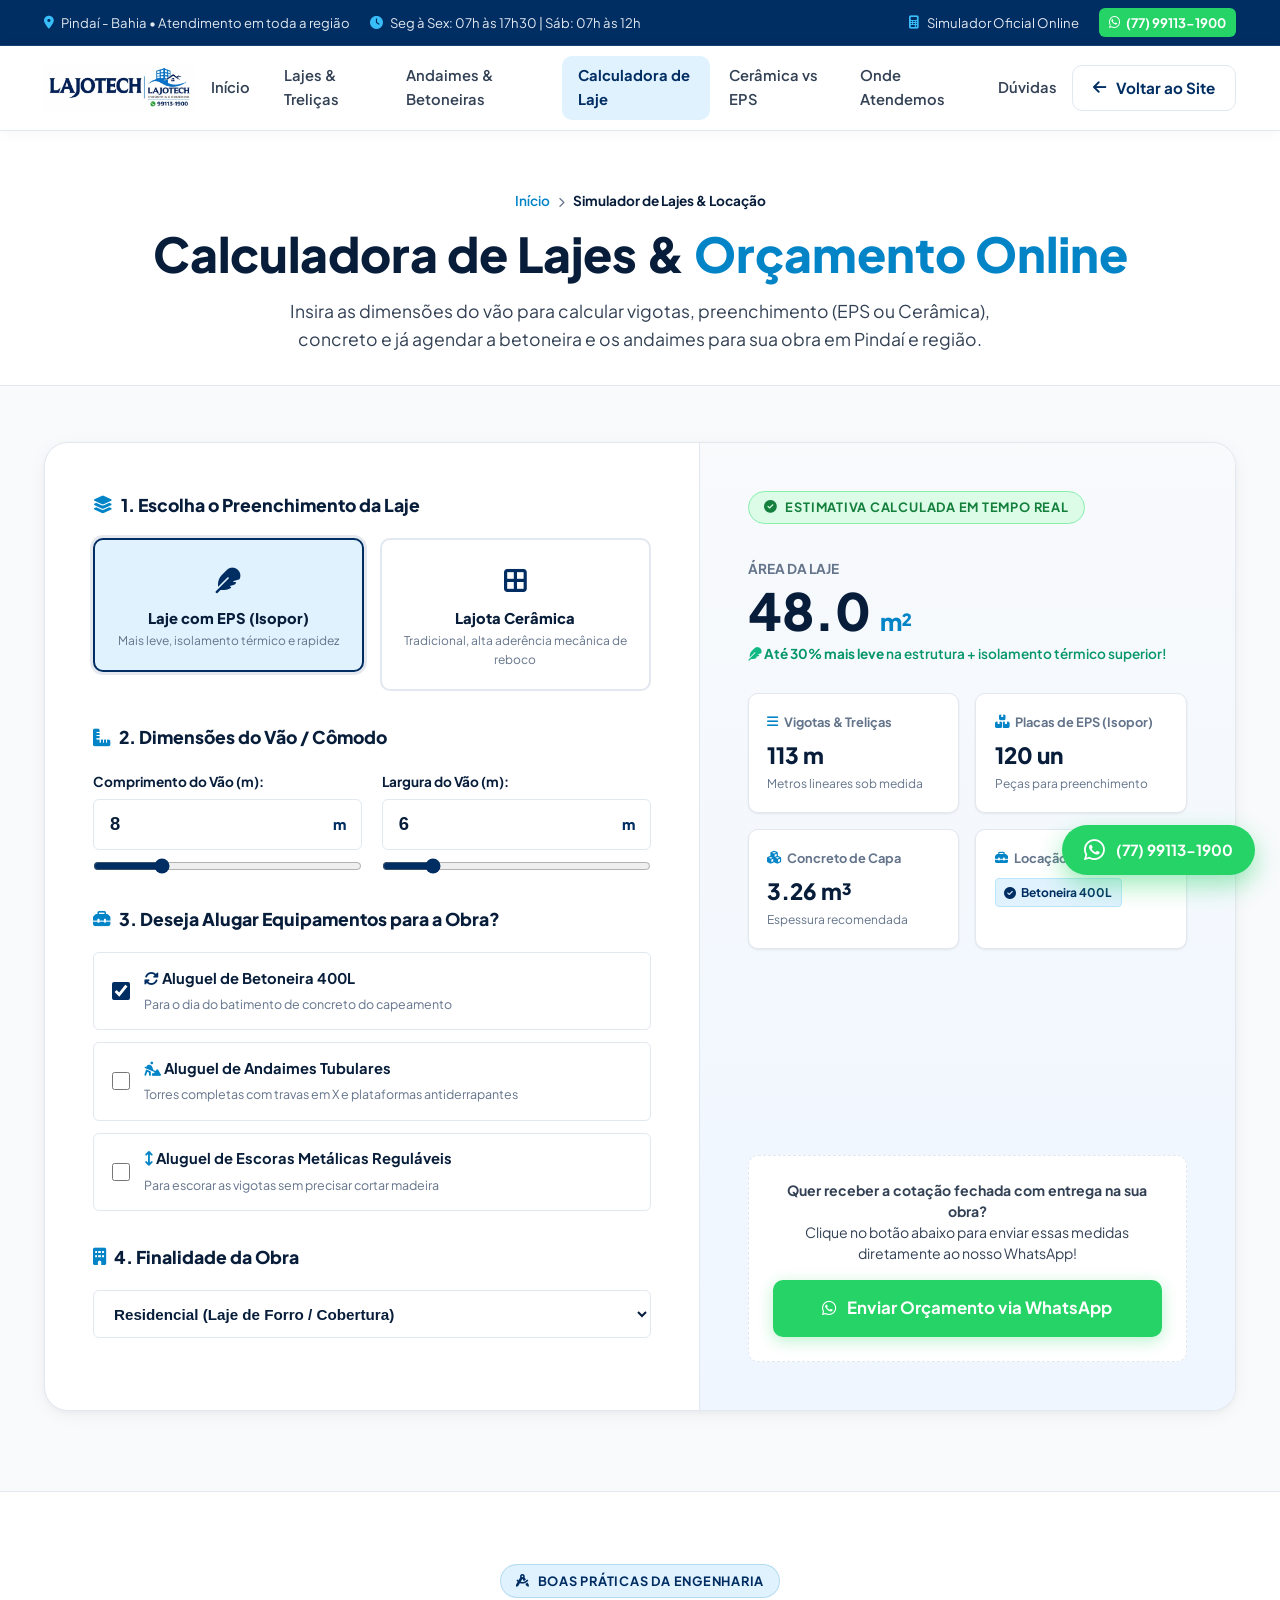
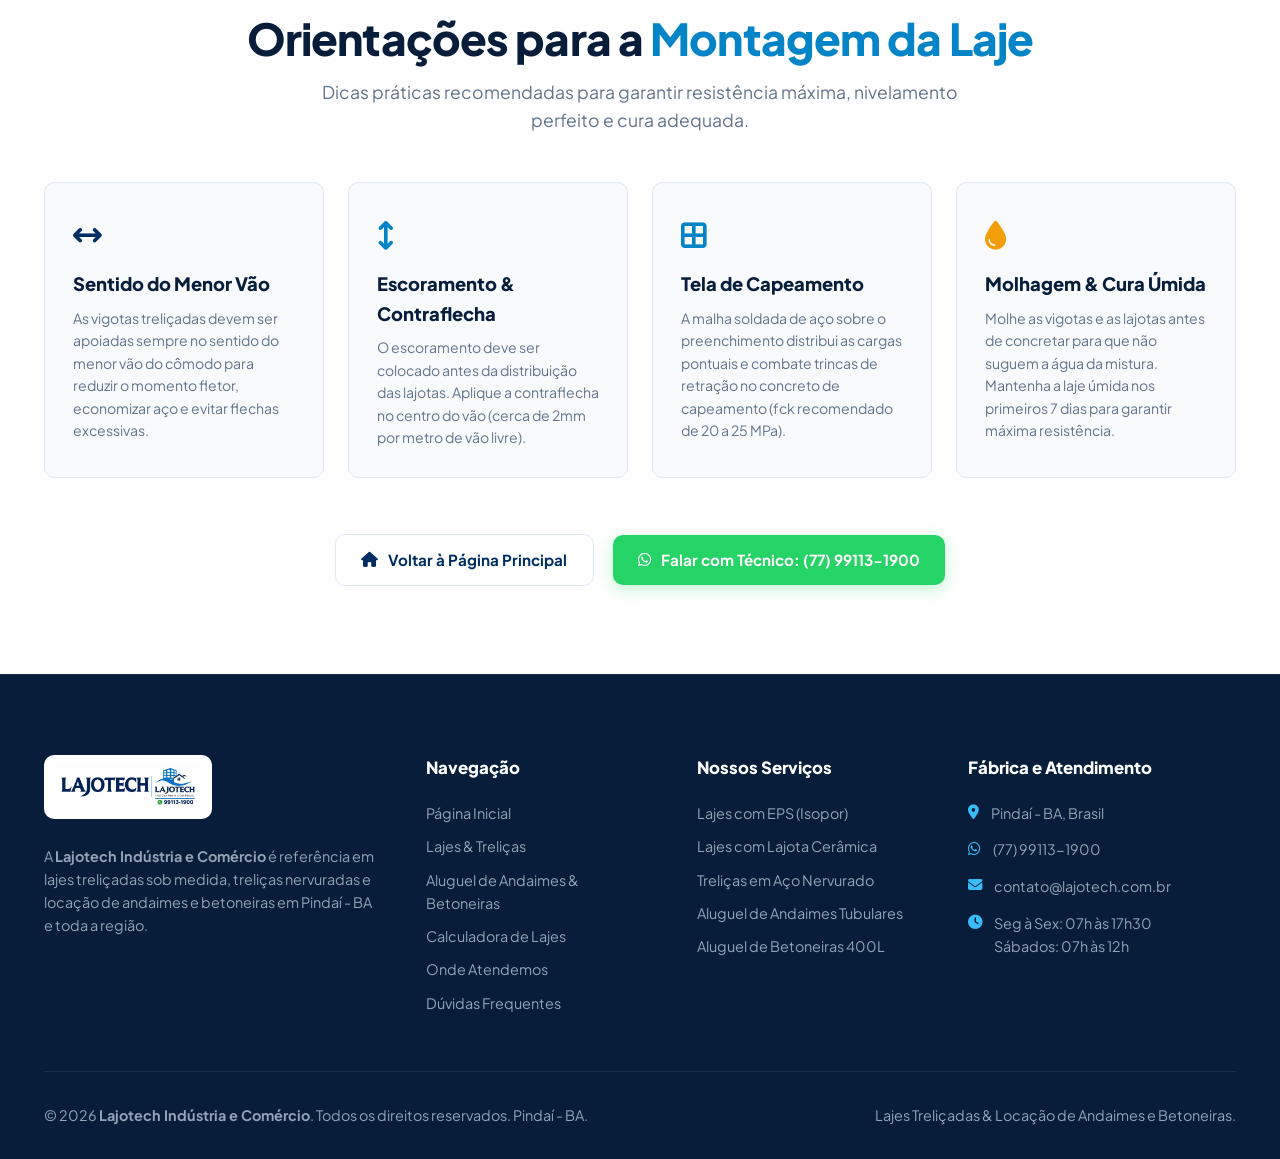
<file: calcular.html>
<!DOCTYPE html>
<html lang="pt-BR">
<head>
  <meta charset="UTF-8">
  <meta name="viewport" content="width=device-width, initial-scale=1.0">
  <title>Calculadora de Lajes & Orçamento Online | Lajotech Pindaí - BA</title>
  
  <!-- Meta SEO -->
  <meta name="description" content="Simule gratuitamente a quantidade de vigotas treliçadas, lajotas cerâmicas, placas de EPS (isopor), volume de concreto e aluguel de betoneiras e andaimes para sua obra em Pindaí - BA. WhatsApp: (77) 99113-1900.">
  <meta name="keywords" content="calcular laje, simulador de laje, laje treliçada cálculo, laje eps isopor, vigotas treliçadas, Lajotech Pindaí, aluguel betoneira Pindaí">
  <meta name="author" content="Lajotech Indústria e Comércio">

  <!-- Google Fonts: Plus Jakarta Sans -->
  <link rel="preconnect" href="https://fonts.googleapis.com">
  <link rel="preconnect" href="https://fonts.gstatic.com" crossorigin>
  <link href="https://fonts.googleapis.com/css2?family=Plus+Jakarta+Sans:wght@400;500;600;700;800;900&display=swap" rel="stylesheet">

  <!-- Font Awesome Icons -->
  <link rel="stylesheet" href="https://cdnjs.cloudflare.com/ajax/libs/font-awesome/6.5.1/css/all.min.css">

  <!-- Estilos Customizados (Visual Clean & Corporativo) -->
  <link rel="stylesheet" href="assets/css/style.css">
</head>
<body style="background-color: var(--bg-page);">

  <!-- ==========================================================================
       BARRA DE TOPO
       ========================================================================== -->
  <div class="topbar">
    <div class="container topbar-content">
      <div class="topbar-info">
        <div class="topbar-item">
          <i class="fa-solid fa-location-dot"></i>
          <span>Pindaí - Bahia • Atendimento em toda a região</span>
        </div>
        <div class="topbar-item">
          <i class="fa-solid fa-clock"></i>
          <span>Seg à Sex: 07h às 17h30 | Sáb: 07h às 12h</span>
        </div>
      </div>
      <div class="topbar-info">
        <div class="topbar-item">
          <i class="fa-solid fa-calculator"></i>
          <span>Simulador Oficial Online</span>
        </div>
        <a href="https://wa.me/5577991131900" target="_blank" rel="noopener" class="topbar-phone">
          <i class="fa-brands fa-whatsapp"></i>
          <span>(77) 99113-1900</span>
        </a>
      </div>
    </div>
  </div>

  <!-- ==========================================================================
       CABEÇALHO
       ========================================================================== -->
  <header class="header">
    <div class="container navbar">
      <a href="index.html" class="logo-link">
        <img src="assets/images/logo.jpg" alt="Lajotech Indústria e Comércio" class="logo-img">
      </a>

      <ul class="nav-links" id="navLinks">
        <li><a href="index.html" class="nav-link">Início</a></li>
        <li><a href="index.html#lajes" class="nav-link">Lajes & Treliças</a></li>
        <li><a href="index.html#locacao" class="nav-link">Andaimes & Betoneiras</a></li>
        <li><a href="calcular.html" class="nav-link active">Calculadora de Laje</a></li>
        <li><a href="index.html#comparativo" class="nav-link">Cerâmica vs EPS</a></li>
        <li><a href="index.html#regiao" class="nav-link">Onde Atendemos</a></li>
        <li><a href="index.html#faq" class="nav-link">Dúvidas</a></li>
      </ul>

      <div class="header-cta">
        <a href="index.html" class="btn btn-outline" style="padding: 0.6rem 1.25rem;">
          <i class="fa-solid fa-arrow-left"></i>
          <span>Voltar ao Site</span>
        </a>
        <button class="menu-toggle" id="menuToggle" aria-label="Abrir Menu">
          <i class="fa-solid fa-bars"></i>
        </button>
      </div>
    </div>
  </header>

  <main>
    <!-- ==========================================================================
         HERO DA PÁGINA DE CÁLCULO (CLEAN)
         ========================================================================== -->
    <section style="padding: 3.5rem 0 2rem 0; text-align: center; background: #FFFFFF; border-bottom: 1px solid var(--border-subtle);">
      <div class="container">
        <div style="display: inline-flex; align-items: center; gap: 0.5rem; font-size: 0.85rem; color: var(--text-muted); margin-bottom: 0.85rem;">
          <a href="index.html" style="color: var(--brand-blue); font-weight: 600;">Início</a>
          <span><i class="fa-solid fa-chevron-right" style="font-size: 0.65rem;"></i></span>
          <span style="color: var(--brand-navy-dark); font-weight: 700;">Simulador de Lajes & Locação</span>
        </div>

        <h1 style="font-size: clamp(2.2rem, 3.8vw, 3rem); font-weight: 900; line-height: 1.2; color: var(--brand-navy-dark); margin-bottom: 0.85rem;">
          Calculadora de Lajes & <span style="color: var(--brand-blue);">Orçamento Online</span>
        </h1>
        <p style="font-size: 1.1rem; color: var(--text-body); max-width: 720px; margin: 0 auto; line-height: 1.6;">
          Insira as dimensões do vão para calcular vigotas, preenchimento (EPS ou Cerâmica), concreto e já agendar a betoneira e os andaimes para sua obra em Pindaí e região.
        </p>
      </div>
    </section>

    <!-- ==========================================================================
         SIMULADOR / CALCULADORA INTERATIVA (CLEAN DESIGN)
         ========================================================================== -->
    <section style="padding: 3.5rem 0 5rem 0;">
      <div class="container">
        <div class="calc-wrapper-clean">
          <!-- Coluna 1: Entradas do Usuário -->
          <div class="calc-inputs-clean">
            <div class="calc-group-title">
              <i class="fa-solid fa-layer-group"></i>
              <span>1. Escolha o Preenchimento da Laje</span>
            </div>

            <div class="type-selector-grid">
              <label class="type-card-radio">
                <input type="radio" name="slabType" value="eps" checked>
                <div class="type-card-box-clean">
                  <div class="type-icon"><i class="fa-solid fa-feather"></i></div>
                  <h4>Laje com EPS (Isopor)</h4>
                  <p>Mais leve, isolamento térmico e rapidez</p>
                </div>
              </label>

              <label class="type-card-radio">
                <input type="radio" name="slabType" value="ceramica">
                <div class="type-card-box-clean">
                  <div class="type-icon"><i class="fa-solid fa-border-all"></i></div>
                  <h4>Lajota Cerâmica</h4>
                  <p>Tradicional, alta aderência mecânica de reboco</p>
                </div>
              </label>
            </div>

            <div class="calc-group-title">
              <i class="fa-solid fa-ruler-combined"></i>
              <span>2. Dimensões do Vão / Cômodo</span>
            </div>

            <div class="calc-fields-row">
              <div class="form-field">
                <label for="calcLength">Comprimento do Vão (m):</label>
                <div class="input-with-unit-clean">
                  <input type="number" id="calcLength" value="8" min="1" max="50" step="0.5">
                  <span class="unit">m</span>
                </div>
                <input type="range" class="quick-slider" id="sliderLength" min="1" max="30" value="8" step="0.5">
              </div>

              <div class="form-field">
                <label for="calcWidth">Largura do Vão (m):</label>
                <div class="input-with-unit-clean">
                  <input type="number" id="calcWidth" value="6" min="1" max="50" step="0.5">
                  <span class="unit">m</span>
                </div>
                <input type="range" class="quick-slider" id="sliderWidth" min="1" max="30" value="6" step="0.5">
              </div>
            </div>

            <div class="calc-group-title">
              <i class="fa-solid fa-toolbox"></i>
              <span>3. Deseja Alugar Equipamentos para a Obra?</span>
            </div>

            <div class="calc-checkbox-group">
              <label class="calc-checkbox-label-clean">
                <input type="checkbox" id="checkBetoneira" checked>
                <div class="calc-checkbox-text">
                  <strong><i class="fa-solid fa-rotate" style="color: var(--brand-navy);"></i> Aluguel de Betoneira 400L</strong>
                  <span>Para o dia do batimento de concreto do capeamento</span>
                </div>
              </label>

              <label class="calc-checkbox-label-clean">
                <input type="checkbox" id="checkAndaime">
                <div class="calc-checkbox-text">
                  <strong><i class="fa-solid fa-person-digging" style="color: var(--brand-blue);"></i> Aluguel de Andaimes Tubulares</strong>
                  <span>Torres completas com travas em X e plataformas antiderrapantes</span>
                </div>
              </label>

              <label class="calc-checkbox-label-clean">
                <input type="checkbox" id="checkEscora">
                <div class="calc-checkbox-text">
                  <strong><i class="fa-solid fa-arrows-up-down" style="color: #0284C7;"></i> Aluguel de Escoras Metálicas Reguláveis</strong>
                  <span>Para escorar as vigotas sem precisar cortar madeira</span>
                </div>
              </label>
            </div>

            <div class="calc-group-title">
              <i class="fa-solid fa-building"></i>
              <span>4. Finalidade da Obra</span>
            </div>

            <div style="margin-bottom: 1.5rem;">
              <select id="calcUsage" class="usage-select-clean">
                <option value="residencial" selected>Residencial (Laje de Forro / Cobertura)</option>
                <option value="piso">Residencial (Laje de Piso / 1º Andar com circulação)</option>
                <option value="garagem">Garagem / Tráfego de Veículos Leves</option>
                <option value="comercial">Comercial / Depósito (Carga Pesada)</option>
              </select>
            </div>
          </div>

          <!-- Coluna 2: Resultados Estimados em Tempo Real -->
          <div class="calc-results-clean">
            <div>
              <span class="section-tag" style="background: #DCFCE7; color: #15803D; border-color: #86EFAC;">
                <i class="fa-solid fa-circle-check"></i> Estimativa Calculada em Tempo Real
              </span>

              <div style="margin: 1.25rem 0 1.75rem 0;">
                <div style="font-size: 0.85rem; font-weight: 700; color: var(--text-muted); text-transform: uppercase;">Área da Laje</div>
                <div style="font-size: 3.2rem; font-weight: 900; color: var(--brand-navy-dark); line-height: 1; margin: 0.35rem 0;">
                  <span id="resArea">48.0</span> <span style="font-size: 1.5rem; color: var(--brand-blue);">m²</span>
                </div>
                <div id="resVantagem" style="font-size: 0.85rem; color: #059669; font-weight: 600; margin-top: 0.4rem;">
                  <i class="fa-solid fa-feather"></i> <strong>Até 30% mais leve</strong> na estrutura + isolamento térmico!
                </div>
              </div>

              <div class="calc-metrics-grid-clean">
                <div class="metric-box-clean">
                  <div class="metric-box-title">
                    <i class="fa-solid fa-bars" style="color: var(--brand-blue);"></i>
                    <span>Vigotas & Treliças</span>
                  </div>
                  <div class="metric-box-val" id="resVigotas">113 m</div>
                  <div class="metric-box-sub">Metros lineares sob medida</div>
                </div>

                <div class="metric-box-clean">
                  <div class="metric-box-title">
                    <i class="fa-solid fa-boxes-stacked" style="color: var(--brand-blue);"></i>
                    <span id="resLajotasLabel">Placas de EPS</span>
                  </div>
                  <div class="metric-box-val" id="resLajotas">120 un</div>
                  <div class="metric-box-sub">Peças para preenchimento</div>
                </div>

                <div class="metric-box-clean">
                  <div class="metric-box-title">
                    <i class="fa-solid fa-cubes" style="color: var(--brand-blue);"></i>
                    <span>Concreto de Capa</span>
                  </div>
                  <div class="metric-box-val" id="resConcreto">3.26 m³</div>
                  <div class="metric-box-sub">Espessura recomendada</div>
                </div>

                <div class="metric-box-clean">
                  <div class="metric-box-title">
                    <i class="fa-solid fa-toolbox" style="color: var(--brand-blue);"></i>
                    <span>Locação Inclusa</span>
                  </div>
                  <div id="resEquipamentos" style="margin-top: 0.25rem;">
                    <span class="equip-tag"><i class="fa-solid fa-circle-check"></i> Betoneira 400L</span>
                  </div>
                </div>
              </div>
            </div>

            <div style="background: #FFFFFF; border: 1.5px dashed var(--border-subtle); border-radius: var(--radius-md); padding: 1.5rem; text-align: center;">
              <p style="font-size: 0.88rem; color: var(--text-body); margin-bottom: 1rem; line-height: 1.5;">
                <strong>Quer receber a cotação fechada com entrega na sua obra?</strong><br>
                Clique no botão abaixo para enviar essas medidas diretamente ao nosso WhatsApp!
              </p>
              <a href="#" id="btnSendWhatsapp" target="_blank" rel="noopener" class="btn btn-whatsapp" style="width: 100%; font-size: 1.05rem; padding: 0.95rem;">
                <i class="fa-brands fa-whatsapp"></i>
                Enviar Orçamento via WhatsApp
              </a>
            </div>
          </div>
        </div>
      </div>
    </section>

    <!-- ==========================================================================
         INFORMAÇÕES E DICAS TÉCNICAS
         ========================================================================== -->
    <section style="padding: 4.5rem 0 5.5rem 0; background: #FFFFFF; border-top: 1px solid var(--border-subtle);">
      <div class="container">
        <div class="text-center" style="margin-bottom: 3rem;">
          <span class="section-tag"><i class="fa-solid fa-compass-drafting"></i> Boas Práticas da Engenharia</span>
          <h2 class="section-title">Orientações para a <span class="highlight">Montagem da Laje</span></h2>
          <p class="section-subtitle">
            Dicas práticas recomendadas para garantir resistência máxima, nivelamento perfeito e cura adequada.
          </p>
        </div>

        <div style="display: grid; grid-template-columns: repeat(auto-fit, minmax(280px, 1fr)); gap: 1.5rem;">
          <div style="background: var(--bg-page); border: 1px solid var(--border-subtle); border-radius: var(--radius-md); padding: 1.75rem;">
            <div style="font-size: 1.8rem; color: var(--brand-navy); margin-bottom: 0.75rem;"><i class="fa-solid fa-arrows-left-right"></i></div>
            <h3 style="font-size: 1.15rem; font-weight: 800; color: var(--brand-navy-dark); margin-bottom: 0.5rem;">Sentido do Menor Vão</h3>
            <p style="font-size: 0.88rem; color: var(--text-muted); line-height: 1.6;">
              As vigotas treliçadas devem ser apoiadas sempre no sentido do menor vão do cômodo para reduzir o momento fletor, economizar aço e evitar flechas excessivas.
            </p>
          </div>

          <div style="background: var(--bg-page); border: 1px solid var(--border-subtle); border-radius: var(--radius-md); padding: 1.75rem;">
            <div style="font-size: 1.8rem; color: var(--brand-blue); margin-bottom: 0.75rem;"><i class="fa-solid fa-arrows-up-down"></i></div>
            <h3 style="font-size: 1.15rem; font-weight: 800; color: var(--brand-navy-dark); margin-bottom: 0.5rem;">Escoramento & Contraflecha</h3>
            <p style="font-size: 0.88rem; color: var(--text-muted); line-height: 1.6;">
              O escoramento deve ser colocado antes da distribuição das lajotas. Aplique a contraflecha no centro do vão (cerca de 2mm por metro de vão livre).
            </p>
          </div>

          <div style="background: var(--bg-page); border: 1px solid var(--border-subtle); border-radius: var(--radius-md); padding: 1.75rem;">
            <div style="font-size: 1.8rem; color: #0284C7; margin-bottom: 0.75rem;"><i class="fa-solid fa-border-all"></i></div>
            <h3 style="font-size: 1.15rem; font-weight: 800; color: var(--brand-navy-dark); margin-bottom: 0.5rem;">Tela de Capeamento</h3>
            <p style="font-size: 0.88rem; color: var(--text-muted); line-height: 1.6;">
              A malha soldada de aço sobre o preenchimento distribui as cargas pontuais e combate trincas de retração no concreto de capeamento (fck recomendado de 20 a 25 MPa).
            </p>
          </div>

          <div style="background: var(--bg-page); border: 1px solid var(--border-subtle); border-radius: var(--radius-md); padding: 1.75rem;">
            <div style="font-size: 1.8rem; color: #F59E0B; margin-bottom: 0.75rem;"><i class="fa-solid fa-droplet"></i></div>
            <h3 style="font-size: 1.15rem; font-weight: 800; color: var(--brand-navy-dark); margin-bottom: 0.5rem;">Molhagem & Cura Úmida</h3>
            <p style="font-size: 0.88rem; color: var(--text-muted); line-height: 1.6;">
              Molhe as vigotas e as lajotas antes de concretar para que não suguem a água da mistura. Mantenha a laje úmida nos primeiros 7 dias para garantir máxima resistência.
            </p>
          </div>
        </div>

        <div style="text-align: center; margin-top: 3.5rem;">
          <a href="index.html" class="btn btn-outline" style="margin-right: 1rem;">
            <i class="fa-solid fa-house"></i> Voltar à Página Principal
          </a>
          <a href="https://wa.me/5577991131900?text=Ol%C3%A1%20Lajotech!%20Gostaria%20de%20tirar%20d%C3%BAvidas%20t%C3%A9cnicas%20sobre%20minha%20laje." target="_blank" rel="noopener" class="btn btn-whatsapp">
            <i class="fa-brands fa-whatsapp"></i> Falar com Técnico: (77) 99113-1900
          </a>
        </div>
      </div>
    </section>
  </main>

  <!-- ==========================================================================
       RODAPÉ
       ========================================================================== -->
  <footer class="footer">
    <div class="container">
      <div class="footer-grid">
        <div class="footer-col">
          <div class="footer-logo-wrap">
            <img src="assets/images/logo.jpg" alt="Lajotech Indústria e Comércio" class="footer-logo">
          </div>
          <p style="margin-bottom: 1.25rem; line-height: 1.6;">
            A <strong>Lajotech Indústria e Comércio</strong> é referência em lajes treliçadas sob medida, treliças nervuradas e locação de andaimes e betoneiras em Pindaí - BA e toda a região.
          </p>
        </div>

        <div class="footer-col">
          <h4>Navegação</h4>
          <ul class="footer-links">
            <li><a href="index.html">Página Inicial</a></li>
            <li><a href="index.html#lajes">Lajes & Treliças</a></li>
            <li><a href="index.html#locacao">Aluguel de Andaimes & Betoneiras</a></li>
            <li><a href="calcular.html">Calculadora de Lajes</a></li>
            <li><a href="index.html#regiao">Onde Atendemos</a></li>
            <li><a href="index.html#faq">Dúvidas Frequentes</a></li>
          </ul>
        </div>

        <div class="footer-col">
          <h4>Nossos Serviços</h4>
          <ul class="footer-links">
            <li><a href="index.html#lajes">Lajes com EPS (Isopor)</a></li>
            <li><a href="index.html#lajes">Lajes com Lajota Cerâmica</a></li>
            <li><a href="index.html#lajes">Treliças em Aço Nervurado</a></li>
            <li><a href="index.html#locacao">Aluguel de Andaimes Tubulares</a></li>
            <li><a href="index.html#locacao">Aluguel de Betoneiras 400L</a></li>
          </ul>
        </div>

        <div class="footer-col">
          <h4>Fábrica e Atendimento</h4>
          <ul class="footer-contact-list">
            <li>
              <i class="fa-solid fa-location-dot"></i>
              <span>Pindaí - BA, Brasil</span>
            </li>
            <li>
              <i class="fa-brands fa-whatsapp"></i>
              <span>(77) 99113-1900</span>
            </li>
            <li>
              <i class="fa-solid fa-envelope"></i>
              <span>contato@lajotech.com.br</span>
            </li>
            <li>
              <i class="fa-solid fa-clock"></i>
              <span>Seg à Sex: 07h às 17h30<br>Sábados: 07h às 12h</span>
            </li>
          </ul>
        </div>
      </div>

      <div class="footer-bottom">
        <p>&copy; 2026 <strong>Lajotech Indústria e Comércio</strong>. Todos os direitos reservados. Pindaí - BA.</p>
        <p>Lajes Treliçadas & Locação de Andaimes e Betoneiras.</p>
      </div>
    </div>
  </footer>

  <!-- ==========================================================================
       BOTÃO FLUTUANTE DE WHATSAPP
       ========================================================================== -->
  <a href="https://wa.me/5577991131900?text=Ol%C3%A1%20Lajotech!%20Gostaria%20de%20fazer%20um%20or%C3%A7amento%20de%20laje%20ou%20aluguel%20de%20equipamentos." class="floating-whatsapp" target="_blank" rel="noopener" aria-label="Falar no WhatsApp">
    <i class="fa-brands fa-whatsapp"></i>
    <span>(77) 99113-1900</span>
  </a>

  <!-- JavaScript -->
  <script src="assets/js/main.js"></script>
</body>
</html>
</file>
<file: assets/css/style.css>
/* ==========================================================================
   LAJOTECH INDÚSTRIA E COMÉRCIO - DESIGN SYSTEM CLEAN & CORPORATIVO
   Cores da Marca: Azul Marinho Real (#002D62 / #0A2540), Azul Celeste (#0284C7),
   Verde WhatsApp (#25D366) e Fundo Branco/Cinza Claro (#FFFFFF / #F8FAFC)
   ========================================================================== */

:root {
  /* Cores Principais da Marca */
  --brand-navy: #002D62;
  --brand-navy-dark: #071D3A;
  --brand-navy-light: #0B3C5D;
  
  --brand-blue: #0284C7;
  --brand-blue-hover: #0369A1;
  --brand-blue-soft: #E0F2FE;
  
  --brand-orange: #FF6B00;
  --brand-orange-hover: #E65A00;
  
  --whatsapp-green: #25D366;
  --whatsapp-dark: #1EBE5D;
  
  /* Superfícies & Neutros (Clean & Modern) */
  --bg-page: #F8FAFC;
  --bg-card: #FFFFFF;
  --bg-subtle: #F1F5F9;
  
  --border-subtle: #E2E8F0;
  --border-focus: #93C5FD;
  
  --text-main: #0F172A;
  --text-body: #334155;
  --text-muted: #64748B;
  --text-white: #FFFFFF;
  
  /* Sombras & Arredondamentos */
  --shadow-subtle: 0 1px 3px rgba(0, 0, 0, 0.05), 0 1px 2px rgba(0, 0, 0, 0.03);
  --shadow-card: 0 4px 20px -2px rgba(15, 23, 42, 0.06), 0 2px 6px -1px rgba(15, 23, 42, 0.04);
  --shadow-hover: 0 12px 32px -4px rgba(15, 23, 42, 0.12), 0 4px 12px -2px rgba(15, 23, 42, 0.08);
  --shadow-header: 0 2px 15px rgba(0, 0, 0, 0.04);
  
  --radius-sm: 6px;
  --radius-md: 10px;
  --radius-lg: 16px;
  --radius-xl: 24px;
  --radius-full: 9999px;
  
  --transition: 0.2s cubic-bezier(0.16, 1, 0.3, 1);
}

* {
  margin: 0;
  padding: 0;
  box-sizing: border-box;
}

html {
  scroll-behavior: smooth;
  font-family: 'Plus Jakarta Sans', system-ui, -apple-system, BlinkMacSystemFont, 'Segoe UI', Roboto, sans-serif;
  color: var(--text-main);
  background-color: var(--bg-page);
}

body {
  line-height: 1.6;
  overflow-x: hidden;
  -webkit-font-smoothing: antialiased;
}

img {
  max-width: 100%;
  height: auto;
  display: block;
}

a {
  text-decoration: none;
  color: inherit;
  transition: var(--transition);
}

button {
  font-family: inherit;
  cursor: pointer;
  border: none;
  background: none;
}

.container {
  width: 100%;
  max-width: 1240px;
  margin: 0 auto;
  padding: 0 1.5rem;
}

/* ==========================================================================
   TIPOGRAFIA & TÍTULOS
   ========================================================================== */
.section-tag {
  display: inline-flex;
  align-items: center;
  gap: 0.5rem;
  padding: 0.35rem 0.95rem;
  border-radius: var(--radius-full);
  font-size: 0.8rem;
  font-weight: 700;
  text-transform: uppercase;
  letter-spacing: 0.06em;
  background: var(--brand-blue-soft);
  color: var(--brand-navy);
  border: 1px solid rgba(2, 132, 199, 0.2);
  margin-bottom: 0.85rem;
}

.section-title {
  font-size: clamp(2rem, 3.5vw, 2.75rem);
  font-weight: 800;
  line-height: 1.2;
  color: var(--brand-navy-dark);
  margin-bottom: 0.85rem;
  letter-spacing: -0.02em;
}

.section-title span.highlight {
  color: var(--brand-blue);
  position: relative;
}

.section-subtitle {
  font-size: 1.1rem;
  color: var(--text-muted);
  max-width: 680px;
  margin: 0 auto 3rem auto;
  line-height: 1.6;
}

.text-center { text-align: center; }

/* ==========================================================================
   BOTÕES (MODERNOS & ACESSÍVEIS)
   ========================================================================== */
.btn {
  display: inline-flex;
  align-items: center;
  justify-content: center;
  gap: 0.6rem;
  font-weight: 700;
  font-size: 0.95rem;
  padding: 0.8rem 1.6rem;
  border-radius: var(--radius-md);
  transition: all var(--transition);
  text-align: center;
  white-space: nowrap;
}

.btn-primary {
  background: var(--brand-navy);
  color: #FFFFFF;
  box-shadow: 0 4px 14px rgba(0, 45, 98, 0.25);
}

.btn-primary:hover {
  background: var(--brand-navy-dark);
  transform: translateY(-2px);
  box-shadow: 0 6px 20px rgba(0, 45, 98, 0.35);
}

.btn-secondary {
  background: var(--brand-blue-soft);
  color: var(--brand-navy);
  border: 1px solid rgba(2, 132, 199, 0.25);
}

.btn-secondary:hover {
  background: #BAE6FD;
  transform: translateY(-2px);
}

.btn-whatsapp {
  background: var(--whatsapp-green);
  color: #FFFFFF;
  box-shadow: 0 4px 16px rgba(37, 211, 102, 0.3);
}

.btn-whatsapp:hover {
  background: var(--whatsapp-dark);
  transform: translateY(-2px);
  box-shadow: 0 8px 22px rgba(37, 211, 102, 0.45);
}

.btn-outline {
  background: #FFFFFF;
  color: var(--brand-navy);
  border: 1.5px solid var(--border-subtle);
}

.btn-outline:hover {
  border-color: var(--brand-navy);
  background: var(--bg-subtle);
  transform: translateY(-2px);
}

/* ==========================================================================
   BARRA DE TOPO (TOPBAR)
   ========================================================================== */
.topbar {
  background: var(--brand-navy);
  color: #E2E8F0;
  font-size: 0.82rem;
  padding: 0.5rem 0;
  border-bottom: 1px solid rgba(255, 255, 255, 0.1);
}

.topbar-content {
  display: flex;
  justify-content: space-between;
  align-items: center;
  flex-wrap: wrap;
  gap: 0.5rem;
}

.topbar-info {
  display: flex;
  align-items: center;
  gap: 1.25rem;
}

.topbar-item {
  display: flex;
  align-items: center;
  gap: 0.45rem;
}

.topbar-item i {
  color: #38BDF8;
}

.topbar-phone {
  background: var(--whatsapp-green);
  color: #FFFFFF;
  padding: 0.25rem 0.65rem;
  border-radius: var(--radius-sm);
  font-weight: 700;
  display: inline-flex;
  align-items: center;
  gap: 0.35rem;
  transition: opacity var(--transition);
}

.topbar-phone:hover {
  opacity: 0.92;
}

/* ==========================================================================
   CABEÇALHO & NAVBAR (CLEAN & BRANCO - ZERO CONFLITO COM A LOGO)
   ========================================================================== */
.header {
  position: sticky;
  top: 0;
  z-index: 1000;
  background: #FFFFFF;
  box-shadow: var(--shadow-header);
  border-bottom: 1px solid var(--border-subtle);
  transition: all var(--transition);
}

.navbar {
  display: flex;
  align-items: center;
  justify-content: space-between;
  height: 84px;
}

.logo-link {
  display: flex;
  align-items: center;
  padding: 0.25rem 0;
}

.logo-img {
  height: 58px;
  width: auto;
  object-fit: contain;
}

.nav-links {
  display: flex;
  align-items: center;
  gap: 0.5rem;
  list-style: none;
}

.nav-link {
  color: var(--text-body);
  font-size: 0.92rem;
  font-weight: 600;
  padding: 0.55rem 0.95rem;
  border-radius: var(--radius-md);
  transition: all var(--transition);
  display: block;
}

.nav-link:hover {
  color: var(--brand-navy);
  background: var(--bg-subtle);
}

.nav-link.active {
  color: var(--brand-navy);
  background: var(--brand-blue-soft);
  font-weight: 700;
}

.header-cta {
  display: flex;
  align-items: center;
  gap: 0.75rem;
}

.menu-toggle {
  display: none;
  font-size: 1.4rem;
  color: var(--brand-navy);
  padding: 0.5rem;
}

/* ==========================================================================
   HERO SECTION (CLEAN, ELEGANTE & IMPACTANTE)
   ========================================================================== */
.hero {
  position: relative;
  background: radial-gradient(circle at 85% 15%, rgba(2, 132, 199, 0.08) 0%, transparent 45%),
              linear-gradient(180deg, #FFFFFF 0%, #F8FAFC 100%);
  padding: 4rem 0 5rem 0;
  border-bottom: 1px solid var(--border-subtle);
  overflow: hidden;
}

.hero-grid {
  display: grid;
  grid-template-columns: 1.15fr 0.85fr;
  align-items: center;
  gap: 3.5rem;
  position: relative;
  z-index: 2;
}

.hero-content {
  max-width: 660px;
}

.hero-live-badge {
  display: inline-flex;
  align-items: center;
  gap: 0.6rem;
  padding: 0.4rem 1rem;
  border-radius: var(--radius-full);
  background: #FFFFFF;
  border: 1px solid #CBD5E1;
  color: var(--brand-navy);
  font-size: 0.82rem;
  font-weight: 700;
  box-shadow: 0 2px 8px rgba(0, 0, 0, 0.04);
  margin-bottom: 1.35rem;
}

.pulse-indicator {
  width: 9px;
  height: 9px;
  background-color: var(--whatsapp-green);
  border-radius: 50%;
  display: inline-block;
  box-shadow: 0 0 0 0 rgba(37, 211, 102, 0.7);
  animation: pulseGreen 2s infinite;
}

@keyframes pulseGreen {
  0% {
    transform: scale(0.95);
    box-shadow: 0 0 0 0 rgba(37, 211, 102, 0.7);
  }
  70% {
    transform: scale(1);
    box-shadow: 0 0 0 8px rgba(37, 211, 102, 0);
  }
  100% {
    transform: scale(0.95);
    box-shadow: 0 0 0 0 rgba(37, 211, 102, 0);
  }
}

.hero-title {
  font-size: clamp(2.3rem, 4.2vw, 3.4rem);
  font-weight: 900;
  line-height: 1.14;
  letter-spacing: -0.025em;
  color: var(--brand-navy-dark);
  margin-bottom: 1.15rem;
}

.hero-title .text-highlight {
  color: var(--brand-blue);
  position: relative;
  display: inline-block;
}

.hero-title .text-highlight::after {
  content: '';
  position: absolute;
  bottom: 4px;
  left: 0;
  width: 100%;
  height: 8px;
  background: rgba(2, 132, 199, 0.15);
  z-index: -1;
  border-radius: 4px;
}

.hero-desc {
  font-size: 1.12rem;
  color: var(--text-body);
  line-height: 1.7;
  margin-bottom: 1.75rem;
}

.hero-feature-tags {
  display: flex;
  flex-wrap: wrap;
  gap: 0.65rem;
  margin-bottom: 2rem;
}

.feat-tag {
  display: inline-flex;
  align-items: center;
  gap: 0.45rem;
  background: var(--bg-subtle);
  border: 1px solid var(--border-subtle);
  padding: 0.35rem 0.85rem;
  border-radius: var(--radius-sm);
  font-size: 0.82rem;
  font-weight: 700;
  color: var(--brand-navy);
}

.feat-tag i {
  color: var(--brand-blue);
}

.hero-actions {
  display: flex;
  align-items: center;
  gap: 1rem;
  flex-wrap: wrap;
  margin-bottom: 2.5rem;
}

.hero-stats {
  display: grid;
  grid-template-columns: repeat(3, 1fr);
  gap: 1.5rem;
  padding-top: 1.75rem;
  border-top: 1px solid var(--border-subtle);
}

.stat-item h3 {
  font-size: 1.85rem;
  font-weight: 800;
  color: var(--brand-navy);
  line-height: 1;
}

.stat-item h3 span {
  color: var(--brand-blue);
}

.stat-item p {
  font-size: 0.82rem;
  color: var(--text-muted);
  margin-top: 0.25rem;
}

/* Card Visual no Hero - Showcase Dinâmico */
.hero-visual {
  position: relative;
}

.hero-showcase-card {
  background: #FFFFFF;
  border-radius: var(--radius-xl);
  border: 1px solid var(--border-subtle);
  box-shadow: var(--shadow-hover);
  overflow: hidden;
  position: relative;
}

.hero-showcase-media {
  position: relative;
  height: 240px;
  background: #002D62;
  overflow: hidden;
}

.hero-showcase-media img {
  width: 100%;
  height: 100%;
  object-fit: cover;
}

.hero-floating-pill {
  position: absolute;
  background: rgba(0, 45, 98, 0.92);
  color: #FFFFFF;
  backdrop-filter: blur(6px);
  padding: 0.4rem 0.85rem;
  border-radius: var(--radius-full);
  font-size: 0.78rem;
  font-weight: 700;
  display: flex;
  align-items: center;
  gap: 0.4rem;
  box-shadow: 0 4px 12px rgba(0, 0, 0, 0.25);
  border: 1px solid rgba(255, 255, 255, 0.2);
}

.hero-floating-pill.top-left {
  top: 1rem;
  left: 1rem;
}

.hero-floating-pill.bottom-right {
  bottom: 1rem;
  right: 1rem;
  background: rgba(37, 211, 102, 0.95);
  color: #FFFFFF;
}

.hero-showcase-body {
  padding: 1.5rem;
  display: flex;
  flex-direction: column;
  gap: 0.85rem;
}

.showcase-item {
  display: flex;
  align-items: center;
  gap: 0.85rem;
  background: var(--bg-page);
  padding: 0.85rem 1rem;
  border-radius: var(--radius-md);
  border: 1px solid var(--border-subtle);
  transition: all var(--transition);
}

.showcase-item:hover {
  background: #FFFFFF;
  border-color: var(--border-focus);
  transform: translateX(4px);
}

.showcase-item-icon {
  width: 42px;
  height: 42px;
  border-radius: var(--radius-md);
  background: var(--brand-blue-soft);
  color: var(--brand-navy);
  display: flex;
  align-items: center;
  justify-content: center;
  font-size: 1.15rem;
  flex-shrink: 0;
}

.showcase-item-icon.green {
  background: #DCFCE7;
  color: #15803D;
}

.showcase-item-icon.blue {
  background: #E0F2FE;
  color: #0369A1;
}

.showcase-item-text h4 {
  font-size: 0.92rem;
  font-weight: 800;
  color: var(--brand-navy-dark);
}

.showcase-item-text p {
  font-size: 0.8rem;
  color: var(--text-muted);
}

/* ==========================================================================
   LOCAÇÃO DE EQUIPAMENTOS (ANDAIMES, BETONEIRAS & ESCORAS)
   ========================================================================== */
.rental-section {
  padding: 5.5rem 0;
  background: #FFFFFF;
}

.rental-grid {
  display: grid;
  grid-template-columns: repeat(auto-fit, minmax(320px, 1fr));
  gap: 2rem;
}

.rental-card {
  background: #FFFFFF;
  border-radius: var(--radius-lg);
  border: 1px solid var(--border-subtle);
  box-shadow: var(--shadow-card);
  overflow: hidden;
  transition: all var(--transition);
  display: flex;
  flex-direction: column;
}

.rental-card:hover {
  transform: translateY(-6px);
  box-shadow: var(--shadow-hover);
  border-color: var(--border-focus);
}

.rental-card-header {
  position: relative;
  height: 220px;
  background: #E2E8F0;
  overflow: hidden;
}

.rental-card-header img {
  width: 100%;
  height: 100%;
  object-fit: cover;
  transition: transform 0.4s ease;
}

.rental-card:hover .rental-card-header img {
  transform: scale(1.05);
}

.rental-badge {
  position: absolute;
  top: 1rem;
  right: 1rem;
  background: var(--brand-navy);
  color: #FFFFFF;
  font-size: 0.75rem;
  font-weight: 800;
  text-transform: uppercase;
  padding: 0.35rem 0.75rem;
  border-radius: var(--radius-full);
  box-shadow: 0 4px 10px rgba(0, 0, 0, 0.2);
  display: flex;
  align-items: center;
  gap: 0.35rem;
}

.rental-body {
  padding: 1.75rem;
  display: flex;
  flex-direction: column;
  flex-grow: 1;
}

.rental-body h3 {
  font-size: 1.25rem;
  font-weight: 800;
  color: var(--brand-navy-dark);
  margin-bottom: 0.5rem;
}

.rental-body p {
  font-size: 0.9rem;
  color: var(--text-body);
  line-height: 1.6;
  margin-bottom: 1.25rem;
}

.rental-features-list {
  list-style: none;
  display: flex;
  flex-direction: column;
  gap: 0.5rem;
  margin-bottom: 1.5rem;
  margin-top: auto;
}

.rental-features-list li {
  display: flex;
  align-items: center;
  gap: 0.6rem;
  font-size: 0.88rem;
  color: var(--text-body);
}

.rental-features-list li i {
  color: var(--brand-blue);
  font-size: 0.9rem;
}

.rental-footer {
  padding-top: 1.25rem;
  border-top: 1px solid var(--border-subtle);
  display: flex;
  align-items: center;
  justify-content: space-between;
  gap: 1rem;
}

.rental-period {
  font-size: 0.78rem;
  color: var(--text-muted);
}

.rental-period strong {
  display: block;
  font-size: 0.92rem;
  color: var(--brand-navy);
}

/* ==========================================================================
   BANNER DE CHAMADA DA CALCULADORA (CLEAN & MODERNO)
   ========================================================================== */
.calc-teaser-section {
  padding: 5rem 0;
  background: var(--bg-page);
}

.calc-teaser-box {
  background: #FFFFFF;
  border: 1px solid var(--border-subtle);
  border-radius: var(--radius-xl);
  padding: 3.5rem 3rem;
  box-shadow: var(--shadow-card);
  display: grid;
  grid-template-columns: 1.2fr 0.8fr;
  align-items: center;
  gap: 3rem;
  position: relative;
  overflow: hidden;
}

.calc-teaser-box::before {
  content: '';
  position: absolute;
  top: 0;
  left: 0;
  width: 6px;
  height: 100%;
  background: var(--brand-navy);
}

.calc-badge-side {
  background: var(--bg-subtle);
  border: 1.5px dashed #CBD5E1;
  border-radius: var(--radius-lg);
  padding: 2.25rem 2rem;
  text-align: center;
}

.calc-icon-circle {
  width: 64px;
  height: 64px;
  background: var(--brand-blue-soft);
  color: var(--brand-navy);
  border-radius: 50%;
  display: flex;
  align-items: center;
  justify-content: center;
  font-size: 1.8rem;
  margin: 0 auto 1.2rem auto;
}

/* ==========================================================================
   PRODUTOS (LAJES & TRELIÇAS)
   ========================================================================== */
.products-section {
  padding: 5.5rem 0;
  background: #FFFFFF;
}

.products-grid {
  display: grid;
  grid-template-columns: repeat(auto-fit, minmax(320px, 1fr));
  gap: 2rem;
}

.product-card {
  background: #FFFFFF;
  border-radius: var(--radius-lg);
  border: 1px solid var(--border-subtle);
  box-shadow: var(--shadow-card);
  overflow: hidden;
  transition: all var(--transition);
  display: flex;
  flex-direction: column;
}

.product-card:hover {
  transform: translateY(-6px);
  box-shadow: var(--shadow-hover);
  border-color: var(--border-focus);
}

.product-thumb {
  height: 220px;
  position: relative;
  background: #E2E8F0;
  overflow: hidden;
}

.product-thumb img {
  width: 100%;
  height: 100%;
  object-fit: cover;
  transition: transform 0.4s ease;
}

.product-card:hover .product-thumb img {
  transform: scale(1.05);
}

.product-badge-flag {
  position: absolute;
  top: 1rem;
  left: 1rem;
  background: var(--brand-navy);
  color: #FFFFFF;
  font-size: 0.75rem;
  font-weight: 800;
  text-transform: uppercase;
  padding: 0.35rem 0.8rem;
  border-radius: var(--radius-full);
  box-shadow: 0 4px 10px rgba(0,0,0,0.15);
}

.product-body {
  padding: 1.75rem;
  display: flex;
  flex-direction: column;
  flex-grow: 1;
}

.product-title {
  font-size: 1.25rem;
  font-weight: 800;
  color: var(--brand-navy-dark);
  margin-bottom: 0.5rem;
}

.product-desc {
  font-size: 0.9rem;
  color: var(--text-body);
  line-height: 1.6;
  margin-bottom: 1.25rem;
}

.product-benefits {
  list-style: none;
  margin-bottom: 1.5rem;
  margin-top: auto;
}

.product-benefits li {
  display: flex;
  align-items: center;
  gap: 0.6rem;
  font-size: 0.85rem;
  color: var(--text-body);
  margin-bottom: 0.45rem;
}

.product-benefits li i {
  color: #10B981;
}

.product-footer {
  padding-top: 1.25rem;
  border-top: 1px solid var(--border-subtle);
}

/* ==========================================================================
   COMPARATIVO CERÂMICA VS EPS
   ========================================================================== */
.comparison-section {
  padding: 5.5rem 0;
  background: var(--bg-page);
}

.compare-grid {
  display: grid;
  grid-template-columns: 1fr 1fr;
  gap: 2rem;
}

.compare-card {
  background: #FFFFFF;
  border-radius: var(--radius-lg);
  padding: 2.5rem;
  border: 1px solid var(--border-subtle);
  box-shadow: var(--shadow-card);
  transition: transform var(--transition);
}

.compare-card:hover {
  transform: translateY(-4px);
}

.compare-header {
  display: flex;
  align-items: center;
  gap: 1.25rem;
  margin-bottom: 1.5rem;
}

.compare-icon-wrap {
  width: 52px;
  height: 52px;
  border-radius: var(--radius-md);
  display: flex;
  align-items: center;
  justify-content: center;
  font-size: 1.5rem;
  background: var(--brand-blue-soft);
  color: var(--brand-navy);
}

.compare-header h3 {
  font-size: 1.3rem;
  font-weight: 800;
  color: var(--brand-navy-dark);
}

.compare-header p {
  font-size: 0.85rem;
  color: var(--text-muted);
}

.compare-features-list {
  list-style: none;
  display: flex;
  flex-direction: column;
  gap: 0.85rem;
}

.compare-features-list li {
  display: flex;
  align-items: flex-start;
  gap: 0.75rem;
  font-size: 0.92rem;
  color: var(--text-body);
}

.compare-features-list li i {
  margin-top: 0.25rem;
  font-size: 1rem;
  color: #10B981;
}

/* ==========================================================================
   DIFERENCIAIS (POR QUE A LAJOTECH)
   ========================================================================== */
.why-us-section {
  padding: 5.5rem 0;
  background: #FFFFFF;
}

.diferenciais-grid {
  display: grid;
  grid-template-columns: repeat(auto-fit, minmax(280px, 1fr));
  gap: 1.75rem;
}

.dif-card {
  background: var(--bg-page);
  border: 1px solid var(--border-subtle);
  border-radius: var(--radius-lg);
  padding: 2.25rem 1.75rem;
  transition: all var(--transition);
}

.dif-card:hover {
  transform: translateY(-6px);
  background: #FFFFFF;
  box-shadow: var(--shadow-hover);
  border-color: var(--border-focus);
}

.dif-icon {
  width: 52px;
  height: 52px;
  background: var(--brand-blue-soft);
  border-radius: var(--radius-md);
  color: var(--brand-navy);
  display: flex;
  align-items: center;
  justify-content: center;
  font-size: 1.5rem;
  margin-bottom: 1.25rem;
}

.dif-card h3 {
  font-size: 1.18rem;
  font-weight: 800;
  color: var(--brand-navy-dark);
  margin-bottom: 0.5rem;
}

.dif-card p {
  font-size: 0.88rem;
  color: var(--text-muted);
  line-height: 1.6;
}

/* ==========================================================================
   REGIÃO DE ATENDIMENTO
   ========================================================================== */
.location-section {
  padding: 5.5rem 0;
  background: var(--bg-page);
}

.location-wrapper {
  background: #FFFFFF;
  border-radius: var(--radius-xl);
  border: 1px solid var(--border-subtle);
  box-shadow: var(--shadow-card);
  display: grid;
  grid-template-columns: 1fr 1fr;
  overflow: hidden;
}

.location-info {
  padding: 3.5rem;
}

.location-cities-tag-list {
  display: flex;
  flex-wrap: wrap;
  gap: 0.5rem;
  margin: 1.5rem 0 2rem 0;
}

.city-tag {
  background: var(--bg-page);
  border: 1px solid var(--border-subtle);
  padding: 0.4rem 0.85rem;
  border-radius: var(--radius-full);
  font-size: 0.82rem;
  font-weight: 700;
  color: var(--brand-navy);
  display: inline-flex;
  align-items: center;
  gap: 0.35rem;
}

.city-tag.main-city {
  background: var(--brand-navy);
  color: #FFFFFF;
  border-color: var(--brand-navy);
}

.city-tag.main-city i {
  color: #38BDF8;
}

.location-map-visual {
  background: linear-gradient(135deg, var(--brand-navy-dark) 0%, var(--brand-navy) 100%);
  display: flex;
  flex-direction: column;
  justify-content: center;
  align-items: center;
  padding: 3rem;
  color: #FFFFFF;
  text-align: center;
}

.map-radar-pin {
  width: 72px;
  height: 72px;
  background: #FFFFFF;
  border-radius: 50%;
  display: flex;
  align-items: center;
  justify-content: center;
  font-size: 2rem;
  color: var(--brand-navy);
  box-shadow: 0 10px 25px rgba(0, 0, 0, 0.3);
  margin-bottom: 1.5rem;
}

/* ==========================================================================
   FAQ (PERGUNTAS FREQUENTES)
   ========================================================================== */
.faq-section {
  padding: 5.5rem 0;
  background: #FFFFFF;
}

.faq-accordion {
  max-width: 800px;
  margin: 0 auto;
  display: flex;
  flex-direction: column;
  gap: 0.85rem;
}

.faq-item {
  border: 1px solid var(--border-subtle);
  border-radius: var(--radius-md);
  overflow: hidden;
  transition: all var(--transition);
}

.faq-item.active {
  border-color: var(--brand-navy);
  box-shadow: var(--shadow-subtle);
}

.faq-question {
  width: 100%;
  padding: 1.25rem 1.5rem;
  background: #FFFFFF;
  display: flex;
  justify-content: space-between;
  align-items: center;
  font-size: 1.02rem;
  font-weight: 700;
  color: var(--brand-navy-dark);
  text-align: left;
}

.faq-question i {
  color: var(--brand-blue);
  transition: transform var(--transition);
}

.faq-item.active .faq-question i {
  transform: rotate(180deg);
}

.faq-answer {
  max-height: 0;
  overflow: hidden;
  transition: max-height 0.3s ease-out;
  background: var(--bg-page);
  color: var(--text-body);
  font-size: 0.92rem;
  line-height: 1.6;
}

.faq-answer-inner {
  padding: 1.25rem 1.5rem;
  border-top: 1px solid var(--border-subtle);
}

/* ==========================================================================
   BANNER FINAL (CTA)
   ========================================================================== */
.cta-banner-section {
  padding: 5.5rem 0;
  background: linear-gradient(135deg, var(--brand-navy-dark) 0%, var(--brand-navy) 100%);
  color: #FFFFFF;
  text-align: center;
}

.cta-box {
  max-width: 780px;
  margin: 0 auto;
}

.cta-box h2 {
  font-size: clamp(2rem, 3.8vw, 2.75rem);
  font-weight: 900;
  margin-bottom: 1.2rem;
  line-height: 1.2;
}

.cta-box p {
  font-size: 1.12rem;
  color: #CBD5E1;
  margin-bottom: 2rem;
}

/* ==========================================================================
   RODAPÉ (FOOTER)
   ========================================================================== */
.footer {
  background: var(--brand-navy-dark);
  color: #94A3B8;
  padding: 5rem 0 2rem 0;
  font-size: 0.9rem;
  border-top: 1px solid rgba(255, 255, 255, 0.08);
}

.footer-grid {
  display: grid;
  grid-template-columns: 1.5fr 1fr 1fr 1.2fr;
  gap: 3rem;
  margin-bottom: 3.5rem;
}

.footer-col h4 {
  color: #FFFFFF;
  font-size: 1.05rem;
  font-weight: 800;
  margin-bottom: 1.25rem;
}

.footer-logo-wrap {
  background: #FFFFFF;
  padding: 0.5rem 0.75rem;
  border-radius: var(--radius-md);
  display: inline-block;
  margin-bottom: 1.25rem;
}

.footer-logo {
  max-height: 48px;
  width: auto;
}

.footer-links {
  list-style: none;
  display: flex;
  flex-direction: column;
  gap: 0.65rem;
}

.footer-links a:hover {
  color: #FFFFFF;
  padding-left: 4px;
}

.footer-contact-list {
  list-style: none;
  display: flex;
  flex-direction: column;
  gap: 0.85rem;
}

.footer-contact-list li {
  display: flex;
  align-items: flex-start;
  gap: 0.75rem;
}

.footer-contact-list li i {
  color: #38BDF8;
  margin-top: 0.2rem;
}

.footer-bottom {
  border-top: 1px solid rgba(255, 255, 255, 0.08);
  padding-top: 2rem;
  display: flex;
  justify-content: space-between;
  align-items: center;
  flex-wrap: wrap;
  gap: 1rem;
}

/* ==========================================================================
   WHATSAPP FLUTUANTE
   ========================================================================== */
.floating-whatsapp {
  position: fixed;
  bottom: 25px;
  right: 25px;
  z-index: 999;
  display: flex;
  align-items: center;
  gap: 0.65rem;
  background: var(--whatsapp-green);
  color: #FFFFFF;
  padding: 0.8rem 1.4rem;
  border-radius: var(--radius-full);
  box-shadow: 0 10px 25px rgba(37, 211, 102, 0.45);
  font-weight: 700;
  font-size: 0.95rem;
  transition: all var(--transition);
}

.floating-whatsapp i {
  font-size: 1.5rem;
}

.floating-whatsapp:hover {
  background: var(--whatsapp-dark);
  transform: scale(1.05);
}

/* ==========================================================================
   ESTILOS ESPECÍFICOS DA PÁGINA CALCULADORA (CALCULAR.HTML)
   ========================================================================== */
.calc-wrapper-clean {
  background: #FFFFFF;
  border: 1px solid var(--border-subtle);
  border-radius: var(--radius-xl);
  box-shadow: var(--shadow-card);
  display: grid;
  grid-template-columns: 1.1fr 0.9fr;
  overflow: hidden;
}

.calc-inputs-clean {
  padding: 3rem;
  border-right: 1px solid var(--border-subtle);
}

.calc-results-clean {
  background: linear-gradient(180deg, #F8FAFC 0%, #EFF6FF 100%);
  padding: 3rem;
  display: flex;
  flex-direction: column;
  justify-content: space-between;
}

.calc-group-title {
  font-size: 1.1rem;
  font-weight: 800;
  color: var(--brand-navy-dark);
  margin-bottom: 1.2rem;
  display: flex;
  align-items: center;
  gap: 0.5rem;
}

.calc-group-title i {
  color: var(--brand-blue);
}

.type-selector-grid {
  display: grid;
  grid-template-columns: 1fr 1fr;
  gap: 1rem;
  margin-bottom: 2rem;
}

.type-card-radio {
  cursor: pointer;
  position: relative;
}

.type-card-radio input {
  position: absolute;
  opacity: 0;
}

.type-card-box-clean {
  background: #FFFFFF;
  border: 2px solid var(--border-subtle);
  border-radius: var(--radius-md);
  padding: 1.25rem 1rem;
  text-align: center;
  transition: all var(--transition);
}

.type-card-radio input:checked + .type-card-box-clean {
  border-color: var(--brand-navy);
  background: var(--brand-blue-soft);
  box-shadow: 0 0 0 3px rgba(0, 45, 98, 0.1);
}

.type-icon {
  font-size: 1.6rem;
  color: var(--brand-navy);
  margin-bottom: 0.4rem;
}

.type-card-box-clean h4 {
  font-size: 0.92rem;
  font-weight: 800;
  color: var(--brand-navy-dark);
}

.type-card-box-clean p {
  font-size: 0.75rem;
  color: var(--text-muted);
}

.calc-fields-row {
  display: grid;
  grid-template-columns: 1fr 1fr;
  gap: 1.25rem;
  margin-bottom: 1.5rem;
}

.form-field label {
  display: block;
  font-size: 0.85rem;
  font-weight: 700;
  color: var(--brand-navy-dark);
  margin-bottom: 0.4rem;
}

.input-with-unit-clean {
  position: relative;
  display: flex;
  align-items: center;
}

.input-with-unit-clean input {
  width: 100%;
  background: #FFFFFF;
  border: 1.5px solid var(--border-subtle);
  border-radius: var(--radius-sm);
  padding: 0.85rem 3rem 0.85rem 1rem;
  color: var(--brand-navy-dark);
  font-size: 1.15rem;
  font-weight: 800;
  outline: none;
  transition: border-color var(--transition);
}

.input-with-unit-clean input:focus {
  border-color: var(--brand-navy);
}

.input-with-unit-clean .unit {
  position: absolute;
  right: 1rem;
  font-size: 0.9rem;
  font-weight: 800;
  color: var(--brand-navy);
}

.quick-slider {
  width: 100%;
  accent-color: var(--brand-navy);
  margin-top: 0.5rem;
  cursor: pointer;
}

.calc-checkbox-group {
  display: flex;
  flex-direction: column;
  gap: 0.75rem;
  margin-bottom: 2rem;
}

.calc-checkbox-label-clean {
  display: flex;
  align-items: center;
  gap: 0.85rem;
  background: #FFFFFF;
  border: 1.5px solid var(--border-subtle);
  border-radius: var(--radius-sm);
  padding: 0.85rem 1.15rem;
  cursor: pointer;
  transition: all var(--transition);
}

.calc-checkbox-label-clean:hover {
  border-color: var(--brand-navy);
  background: var(--bg-page);
}

.calc-checkbox-label-clean input[type="checkbox"] {
  width: 18px;
  height: 18px;
  accent-color: var(--brand-navy);
}

.calc-checkbox-text strong {
  display: block;
  font-size: 0.92rem;
  color: var(--brand-navy-dark);
}

.calc-checkbox-text span {
  font-size: 0.78rem;
  color: var(--text-muted);
}

.usage-select-clean {
  width: 100%;
  background: #FFFFFF;
  border: 1.5px solid var(--border-subtle);
  border-radius: var(--radius-sm);
  padding: 0.85rem 1rem;
  color: var(--brand-navy-dark);
  font-size: 0.95rem;
  font-weight: 600;
  outline: none;
}

.calc-metrics-grid-clean {
  display: grid;
  grid-template-columns: 1fr 1fr;
  gap: 1rem;
  margin-bottom: 2rem;
}

.metric-box-clean {
  background: #FFFFFF;
  border: 1px solid var(--border-subtle);
  border-radius: var(--radius-md);
  padding: 1.15rem;
  box-shadow: var(--shadow-subtle);
}

.metric-box-clean .metric-box-title {
  font-size: 0.8rem;
  font-weight: 700;
  color: var(--text-muted);
  display: flex;
  align-items: center;
  gap: 0.4rem;
  margin-bottom: 0.35rem;
}

.metric-box-clean .metric-box-val {
  font-size: 1.4rem;
  font-weight: 800;
  color: var(--brand-navy-dark);
}

.metric-box-clean .metric-box-sub {
  font-size: 0.75rem;
  color: var(--text-muted);
}

.equip-tag {
  display: inline-flex;
  align-items: center;
  gap: 0.3rem;
  background: var(--brand-blue-soft);
  color: var(--brand-navy);
  border: 1px solid #BAE6FD;
  font-size: 0.75rem;
  font-weight: 700;
  padding: 0.25rem 0.55rem;
  border-radius: 4px;
  margin-top: 0.25rem;
}

/* ==========================================================================
   RESPONSIVIDADE
   ========================================================================== */
@media (max-width: 992px) {
  .hero-grid {
    grid-template-columns: 1fr;
    text-align: center;
  }

  .hero-content {
    margin: 0 auto;
  }

  .hero-badge-group,
  .hero-actions {
    justify-content: center;
  }

  .hero-stats {
    justify-content: center;
  }

  .hero-visual {
    max-width: 480px;
    margin: 1rem auto 0 auto;
  }

  .calc-teaser-box {
    grid-template-columns: 1fr;
    padding: 2.5rem 2rem;
  }

  .calc-wrapper-clean {
    grid-template-columns: 1fr;
  }

  .calc-inputs-clean {
    border-right: none;
    border-bottom: 1px solid var(--border-subtle);
    padding: 2rem;
  }

  .calc-results-clean {
    padding: 2rem;
  }

  .compare-grid {
    grid-template-columns: 1fr;
  }

  .location-wrapper {
    grid-template-columns: 1fr;
  }

  .footer-grid {
    grid-template-columns: 1fr 1fr;
    gap: 2rem;
  }
}

@media (max-width: 768px) {
  .topbar {
    display: none;
  }

  .menu-toggle {
    display: block;
  }

  .nav-links {
    position: fixed;
    top: 84px;
    left: 0;
    right: 0;
    background: #FFFFFF;
    flex-direction: column;
    padding: 1.5rem;
    gap: 0.5rem;
    border-bottom: 1px solid var(--border-subtle);
    box-shadow: var(--shadow-hover);
    transform: translateY(-150%);
    transition: transform var(--transition);
  }

  .nav-links.open {
    transform: translateY(0);
  }

  .header-cta .btn {
    display: none;
  }

  .calc-fields-row {
    grid-template-columns: 1fr;
  }

  .footer-grid {
    grid-template-columns: 1fr;
  }

  .floating-whatsapp span {
    display: none;
  }

  .floating-whatsapp {
    width: 56px;
    height: 56px;
    padding: 0;
    justify-content: center;
    border-radius: 50%;
  }
}


/* ==========================================================================
   HERO MINIMALISTA (FACHADA LIMPA)
   ========================================================================== */
.hero-clean {
  position: relative;
  min-height: calc(100vh - 84px);
  display: flex;
  align-items: center;
  color: #FFFFFF;
  background:
    linear-gradient(90deg, rgba(7, 29, 58, 0.92) 0%, rgba(7, 29, 58, 0.7) 50%, rgba(7, 29, 58, 0.35) 100%),
    url('https://images.unsplash.com/photo-1541888946425-d0fbb186c5f7?auto=format&fit=crop&w=1920&q=80') center / cover no-repeat;
}

.hero-clean-inner {
  max-width: 1240px;
  padding-top: 4rem;
  padding-bottom: 4rem;
}

.hero-clean-kicker {
  display: inline-block;
  font-size: 0.85rem;
  font-weight: 700;
  letter-spacing: 0.14em;
  text-transform: uppercase;
  color: #7DD3FC;
  margin-bottom: 1.25rem;
}

.hero-clean-title {
  font-size: clamp(2.4rem, 5.5vw, 4.25rem);
  font-weight: 800;
  line-height: 1.08;
  letter-spacing: -0.03em;
  max-width: 760px;
  margin-bottom: 1.25rem;
}

.hero-clean-desc {
  font-size: clamp(1.05rem, 1.6vw, 1.25rem);
  color: rgba(255, 255, 255, 0.82);
  max-width: 520px;
  line-height: 1.6;
  margin-bottom: 2.25rem;
}

.hero-clean-actions {
  display: flex;
  gap: 0.85rem;
  flex-wrap: wrap;
}

.btn-lg {
  font-size: 1.02rem;
  padding: 1rem 1.9rem;
}

.btn-ghost-light {
  background: transparent;
  color: #FFFFFF;
  border: 1.5px solid rgba(255, 255, 255, 0.45);
}

.btn-ghost-light:hover {
  background: rgba(255, 255, 255, 0.12);
  border-color: #FFFFFF;
  transform: translateY(-2px);
}

.btn-ghost-light i {
  transition: transform var(--transition);
}

.btn-ghost-light:hover i {
  transform: translateX(3px);
}

.nav-links {
  gap: 0.25rem;
}

@media (max-width: 768px) {
  .hero-clean {
    min-height: 82vh;
    background:
      linear-gradient(180deg, rgba(7, 29, 58, 0.85) 0%, rgba(7, 29, 58, 0.75) 100%),
      url('https://images.unsplash.com/photo-1541888946425-d0fbb186c5f7?auto=format&fit=crop&w=900&q=80') center / cover no-repeat;
  }

  .hero-clean-actions .btn {
    width: 100%;
  }

  .header-cta .btn-whatsapp {
    display: inline-flex;
    padding: 0.6rem 1rem;
  }
}
</file>
